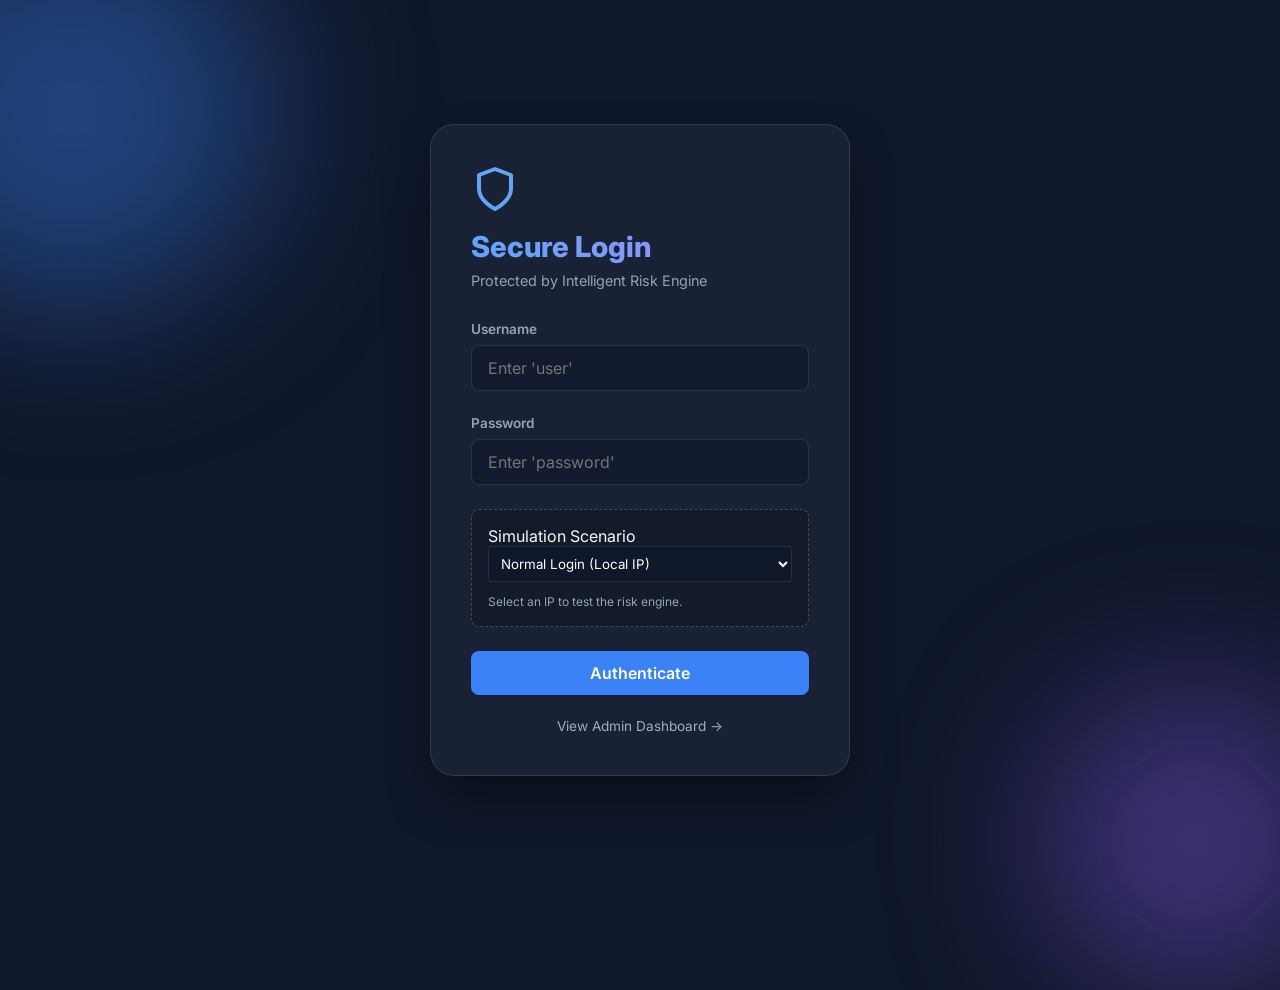
<file: src/main/resources/static/index.html>
<!DOCTYPE html>
<html lang="en">
<head>
    <meta charset="UTF-8">
    <meta name="viewport" content="width=device-width, initial-scale=1.0">
    <title>Secure Login | Fraud Detection System</title>
    <link href="https://fonts.googleapis.com/css2?family=Inter:wght@300;400;600;800&display=swap" rel="stylesheet">
    <link rel="stylesheet" href="css/styles.css">
</head>
<body>
    <div class="blob blob-1"></div>
    <div class="blob blob-2"></div>
    
    <div class="login-container glass-panel">
        <div class="logo">
            <svg viewBox="0 0 24 24" fill="none" xmlns="http://www.w3.org/2000/svg">
                <path d="M12 22s8-4 8-10V5l-8-3-8 3v7c0 6 8 10 8 10z" stroke="currentColor" stroke-width="2" stroke-linecap="round" stroke-linejoin="round"/>
            </svg>
        </div>
        <h1>Secure Login</h1>
        <p class="subtitle">Protected by Intelligent Risk Engine</p>
        
        <form id="loginForm">
            <div class="input-group">
                <label for="username">Username</label>
                <input type="text" id="username" name="username" placeholder="Enter 'user'" required>
            </div>
            
            <div class="input-group">
                <label for="password">Password</label>
                <input type="password" id="password" name="password" placeholder="Enter 'password'" required>
            </div>

            <div class="testing-controls">
                <label for="mockIp">Simulation Scenario</label>
                <select id="mockIp">
                    <option value="127.0.0.1">Normal Login (Local IP)</option>
                    <option value="203.0.113.50">VPN Simulation (Russia IP)</option>
                    <option value="198.51.100.22">VPN Simulation (China IP)</option>
                </select>
                <small>Select an IP to test the risk engine.</small>
            </div>

            <button type="submit" class="btn-primary" id="loginBtn">Authenticate <span class="loader hidden" id="loginLoader"></span></button>
        </form>

        <div id="alertBox" class="alert hidden">
            <span id="alertIcon">!</span>
            <p id="alertMessage"></p>
        </div>
        
        <div id="otpBox" class="otp-container hidden">
            <p>Verification Code Sent to your Email/Phone</p>
            <div class="input-group">
                <input type="text" id="otpCode" placeholder="Enter 6-digit OTP">
            </div>
            <button class="btn-secondary" onclick="window.location.reload()">Verify & Login</button>
        </div>
        
        <div style="margin-top:20px; text-align:center;">
             <a href="dashboard.html" style="color: #a0aec0; font-size: 0.85rem; text-decoration: none;">View Admin Dashboard &rarr;</a>
        </div>
    </div>

    <script>
        document.getElementById('loginForm').addEventListener('submit', async (e) => {
            e.preventDefault();
            
            const btn = document.getElementById('loginBtn');
            const loader = document.getElementById('loginLoader');
            const alertBox = document.getElementById('alertBox');
            const otpBox = document.getElementById('otpBox');
            const alertMsg = document.getElementById('alertMessage');
            const mockIp = document.getElementById('mockIp').value;
            
            btn.disabled = true;
            loader.classList.remove('hidden');
            alertBox.classList.add('hidden');
            alertBox.className = 'alert hidden'; // reset classes
            otpBox.classList.add('hidden');

            const payload = {
                username: e.target.username.value,
                password: e.target.password.value
            };

            try {
                const response = await fetch('/api/auth/login', {
                    method: 'POST',
                    headers: {
                        'Content-Type': 'application/json',
                        'X-Mock-IP': mockIp
                    },
                    body: JSON.stringify(payload)
                });
                
                const data = await response.json();
                
                alertBox.classList.remove('hidden');
                
                if (data.action === 'SAFE') {
                    alertBox.classList.add('alert-success');
                    alertMsg.textContent = `Access Granted. Risk Score: ${data.riskScore}/100. ${data.message}`;
                    setTimeout(() => {
                        window.location.href = 'dashboard.html';
                    }, 1500);
                } else if (data.action === 'OTP_REQUIRED') {
                    alertBox.classList.add('alert-warning');
                    alertMsg.textContent = `Medium Risk (${data.riskScore}/100) detected from new location.`;
                    otpBox.classList.remove('hidden');
                    btn.classList.add('hidden');
                } else if (data.action === 'BLOCKED') {
                    alertBox.classList.add('alert-danger');
                    alertMsg.textContent = `ACCESS DENIED. High Risk (${data.riskScore}/100). Account locked.`;
                    btn.disabled = false;
                } else {
                    alertBox.classList.add('alert-danger');
                    alertMsg.textContent = data.message;
                    btn.disabled = false;
                }
                
            } catch (err) {
                alertBox.classList.remove('hidden');
                alertBox.classList.add('alert-danger');
                alertMsg.textContent = 'Server error occurred.';
                btn.disabled = false;
            } finally {
                loader.classList.add('hidden');
            }
        });
    </script>
</body>
</html>
</file>
<file: src/main/resources/static/css/styles.css>
:root {
    --bg-dark: #0f172a;
    --glass-bg: rgba(30, 41, 59, 0.7);
    --glass-border: rgba(255, 255, 255, 0.1);
    --primary: #3b82f6;
    --primary-hover: #2563eb;
    --text-main: #f8fafc;
    --text-muted: #94a3b8;
    --success: #10b981;
    --warning: #f59e0b;
    --danger: #ef4444;
}

* {
    margin: 0;
    padding: 0;
    box-sizing: border-box;
    font-family: 'Inter', sans-serif;
}

body {
    background-color: var(--bg-dark);
    color: var(--text-main);
    min-height: 100vh;
    display: flex;
    justify-content: center;
    align-items: center;
    position: relative;
    overflow: hidden;
}

/* Dynamic Background Blobs */
.blob {
    position: absolute;
    filter: blur(80px);
    z-index: -1;
    border-radius: 50%;
    animation: float 10s ease-in-out infinite alternate;
}

.blob-1 {
    width: 400px;
    height: 400px;
    background: rgba(59, 130, 246, 0.4);
    top: -10%;
    left: -10%;
}

.blob-2 {
    width: 300px;
    height: 300px;
    background: rgba(139, 92, 246, 0.4);
    bottom: -10%;
    right: -5%;
    animation-delay: -5s;
}

@keyframes float {
    0% { transform: translate(0, 0) scale(1); }
    100% { transform: translate(50px, 50px) scale(1.1); }
}

/* Glassmorphism Panel */
.glass-panel {
    background: var(--glass-bg);
    backdrop-filter: blur(16px);
    -webkit-backdrop-filter: blur(16px);
    border: 1px solid var(--glass-border);
    border-radius: 24px;
    padding: 2.5rem;
    width: 100%;
    max-width: 420px;
    box-shadow: 0 25px 50px -12px rgba(0, 0, 0, 0.5);
    z-index: 10;
}

/* Typography */
h1 {
    font-size: 1.8rem;
    font-weight: 800;
    margin-bottom: 0.5rem;
    background: linear-gradient(to right, #60a5fa, #a78bfa);
    -webkit-background-clip: text;
    -webkit-text-fill-color: transparent;
}

h2 {
    font-size: 1.5rem;
    margin-bottom: 1.5rem;
}

.subtitle {
    color: var(--text-muted);
    font-size: 0.9rem;
    margin-bottom: 2rem;
}

.logo {
    width: 48px;
    height: 48px;
    color: #60a5fa;
    margin-bottom: 1rem;
}

/* Form Elements */
.input-group {
    margin-bottom: 1.5rem;
    text-align: left;
}

.input-group label {
    display: block;
    margin-bottom: 0.5rem;
    font-size: 0.85rem;
    font-weight: 600;
    color: var(--text-muted);
}

.input-group input {
    width: 100%;
    padding: 0.75rem 1rem;
    border-radius: 8px;
    background: rgba(15, 23, 42, 0.6);
    border: 1px solid var(--glass-border);
    color: white;
    font-size: 1rem;
    transition: all 0.3s ease;
}

.input-group input:focus {
    outline: none;
    border-color: var(--primary);
    box-shadow: 0 0 0 2px rgba(59, 130, 246, 0.3);
}

.testing-controls {
    margin-bottom: 1.5rem;
    padding: 1rem;
    border-radius: 8px;
    background: rgba(0,0,0,0.2);
    border: 1px dashed rgba(255,255,255,0.2);
}

.testing-controls select {
    width: 100%;
    padding: 0.5rem;
    background: var(--bg-dark);
    color: white;
    border: 1px solid var(--glass-border);
    border-radius: 4px;
    margin-bottom: 0.5rem;
}
.testing-controls small { color: var(--text-muted); font-size: 0.75rem; }

/* Buttons */
.btn-primary, .btn-secondary {
    width: 100%;
    padding: 0.75rem 1.5rem;
    border-radius: 8px;
    font-size: 1rem;
    font-weight: 600;
    cursor: pointer;
    transition: all 0.2s ease;
    display: flex;
    justify-content: center;
    align-items: center;
    gap: 0.5rem;
    border: none;
}

.btn-primary {
    background: var(--primary);
    color: white;
}

.btn-primary:hover:not(:disabled) {
    background: var(--primary-hover);
    transform: translateY(-2px);
}

.btn-primary:disabled {
    opacity: 0.7;
    cursor: not-allowed;
}

.btn-secondary {
    background: rgba(255, 255, 255, 0.1);
    color: white;
    border: 1px solid rgba(255, 255, 255, 0.1);
}

.btn-secondary:hover {
    background: rgba(255, 255, 255, 0.2);
}

/* Alerts */
.alert {
    margin-top: 1.5rem;
    padding: 1rem;
    border-radius: 8px;
    display: flex;
    align-items: center;
    gap: 0.75rem;
    font-size: 0.9rem;
    font-weight: 600;
    animation: slideUp 0.3s ease;
}

@keyframes slideUp {
    from { opacity: 0; transform: translateY(10px); }
    to { opacity: 1; transform: translateY(0); }
}

.alert-success { background: rgba(16, 185, 129, 0.2); border: 1px solid var(--success); color: var(--success); }
.alert-warning { background: rgba(245, 158, 11, 0.2); border: 1px solid var(--warning); color: var(--warning); }
.alert-danger { background: rgba(239, 68, 68, 0.2); border: 1px solid var(--danger); color: var(--danger); }

.hidden { display: none !important; }

/* OTP Box */
.otp-container {
    margin-top: 1.5rem;
    animation: slideUp 0.3s ease;
}

/* Loader */
.loader {
    width: 16px;
    height: 16px;
    border: 2px solid #fff;
    border-bottom-color: transparent;
    border-radius: 50%;
    display: inline-block;
    animation: rotation 1s linear infinite;
}

@keyframes rotation {
    0% { transform: rotate(0deg); }
    100% { transform: rotate(360deg); }
}
</file>
